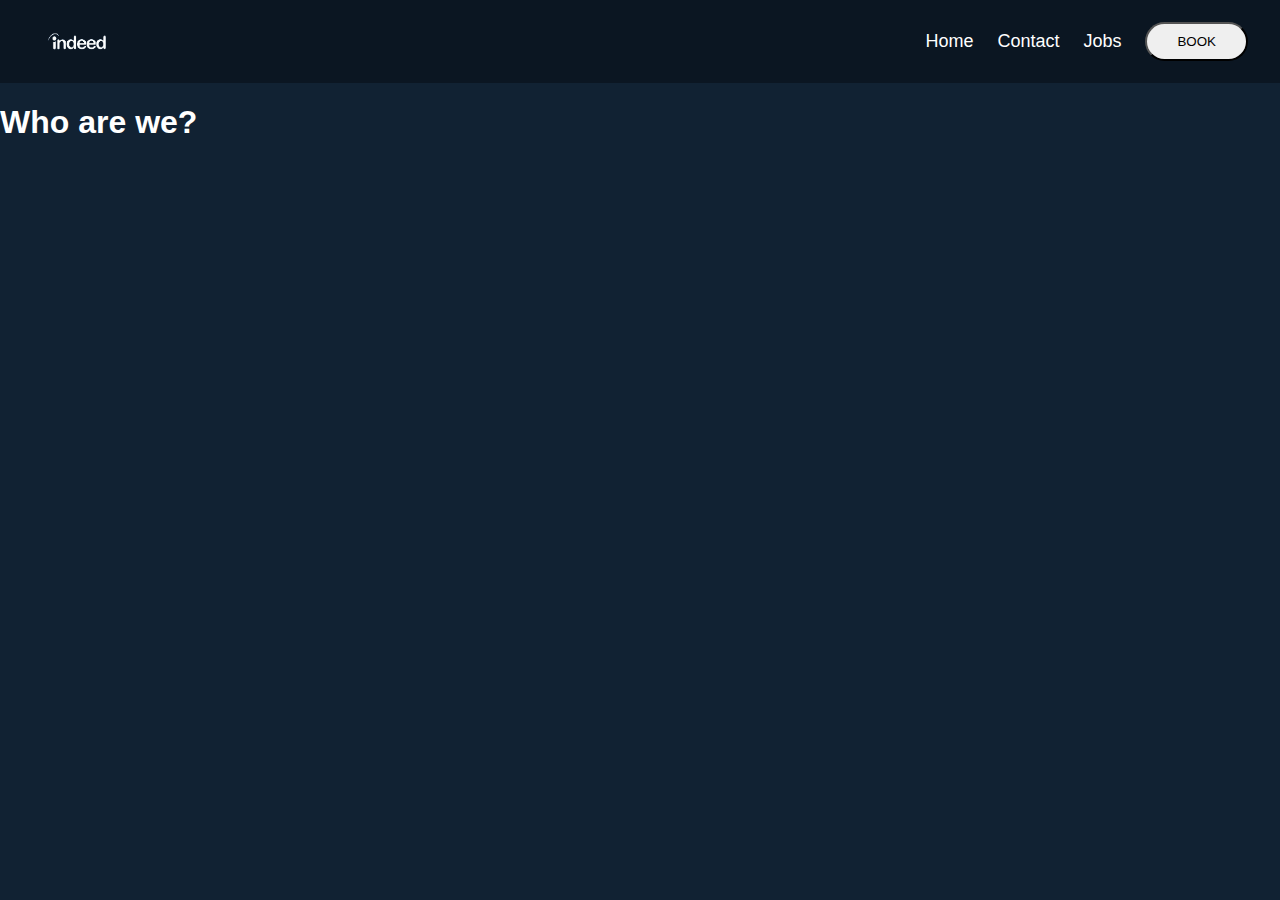
<file: about.html>
<html>

<head>
    <title>Indeed</title>
    <!-- header -->
    <header>
        <div class="header">
            <link rel="stylesheet" href="land.css">
            <link rel="stylesheet" href="basefile.css">

            <a href="land.html" class="logo"><img src="image-removebg-preview-2.png" alt="indeed"></a>

            <div class="header-right">
                <a href="index.html">Home</a>
                <a href="contact.html">Contact</a>
                <a class="active" href="job.html">Jobs</a>
                <a href="book.html" class="book-link"><button class="book-button">BOOK</button></a>
            </div>
        </div>
        <div class="heading">
            <h1>Who are we?</h1>
        </div>
</file>
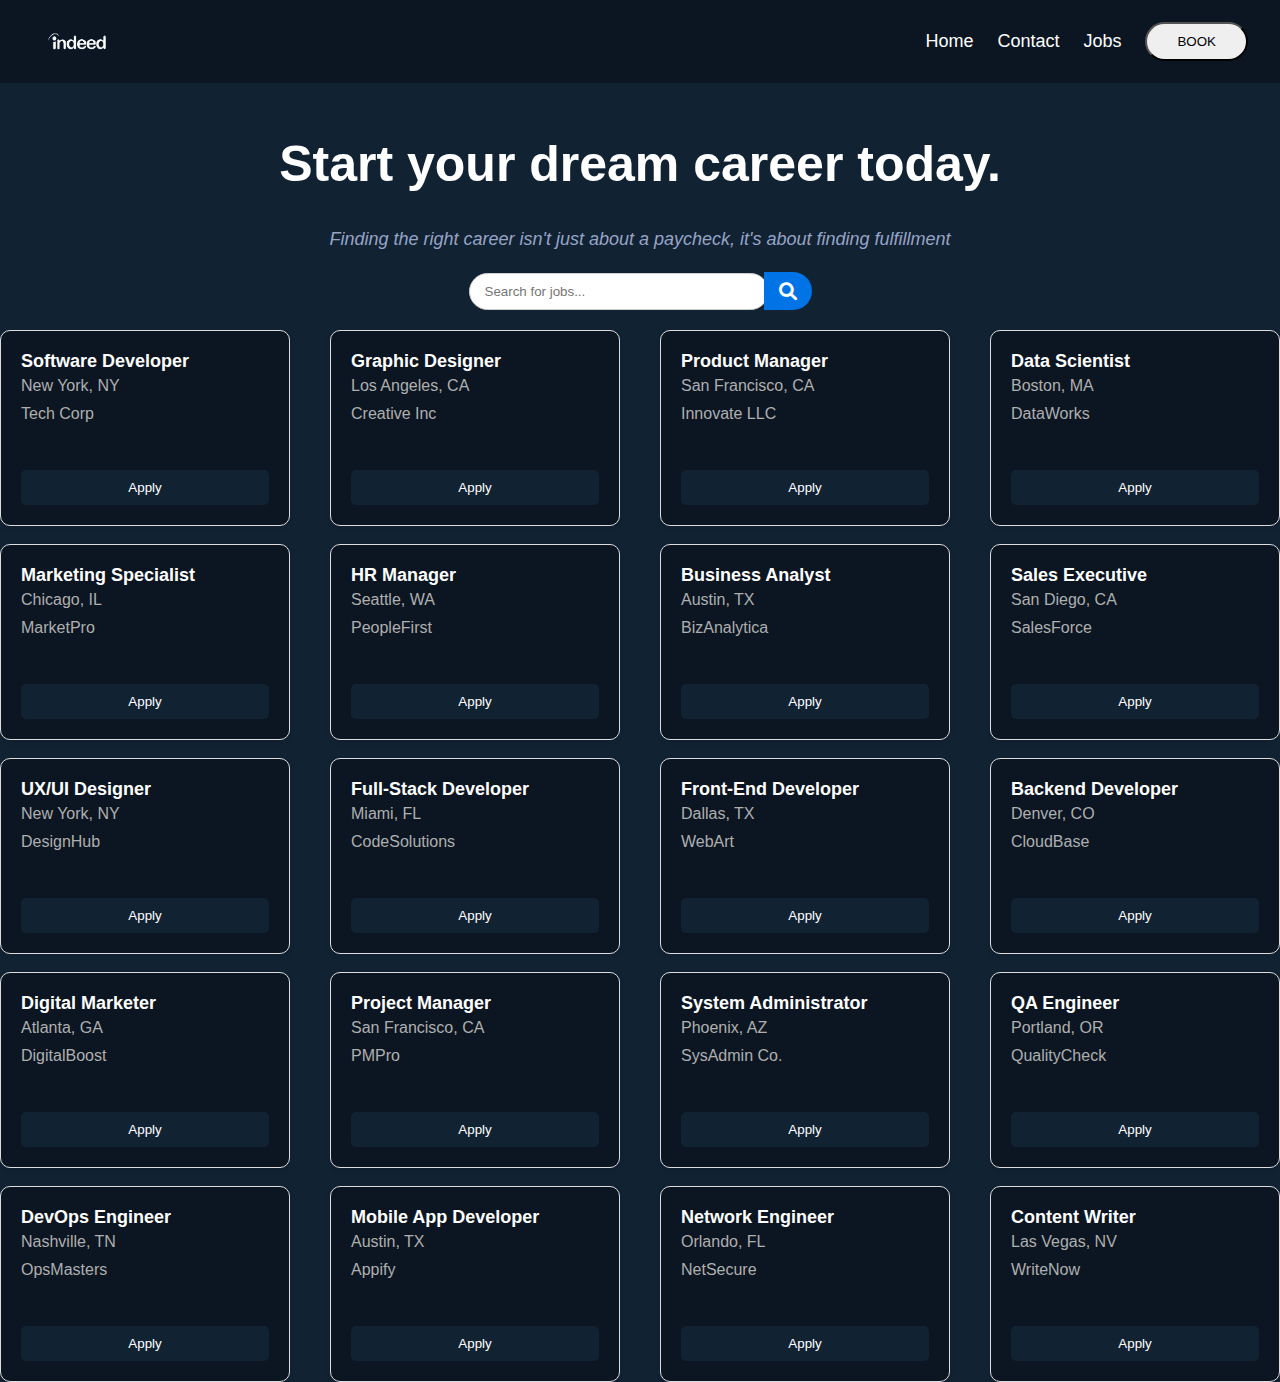
<file: job.html>
<html>
<header>
    <div class="header">
        <link rel="stylesheet" href="basefile.css">
    <link rel="stylesheet" href="basefile.css">
    <link rel="stylesheet" href="job.css">
    <link rel="stylesheet" href="https://cdnjs.cloudflare.com/ajax/libs/font-awesome/6.0.0-beta3/css/all.min.css">
    <script defer src="job.js"></script>

        <a href="index.html" class="logo"><img src="image-removebg-preview-2.png" alt="indeed"></a>

        <div class="header-right">
            <a class="active" href="index.html">Home</a>
            <a href="contact.html">Contact</a>
            <a href="job.html">Jobs</a>
            <a href="book.html" class="book-link"><button class="book-button">BOOK</button></a>
        </div>
    </div>
    <!-- header ends -->

    <div class="main-heading">
        <br>
        <h1><span id="1">Start your dream career today.</h1>
        <p><i style="color: rgb(152, 164, 198);">
            Finding the right career isn't just about a paycheck, it's about
                finding fulfillment</i></p>
        </span>
    </div>
    <section class="job-search">
        <div class="search-box">
            <input type="text" id="search-input" placeholder="Search for jobs..." oninput="filterJobs()">
            <button id="search-button" onclick="filterJobs()"><i class="fas fa-search"></i></button>
        </div>
    </section>
    
    <div id="jobs-container"></div>

</body>

</html>
</file>
<file: land.css>
/*  jyoti overlay*/
.image-overlay-container {
    position: relative;
    width: 100%;
    display: flex;
    justify-content: center;
    align-items: center;
    flex-direction: column;
}

.jyoti {
    display: flex;
    flex-wrap: wrap;
    justify-content: center;
    filter: blur(2px);
    -webkit-filter: blur(2px);
    margin: 0 auto;
    position: relative;
    opacity: 0.5;
}


.imagesjyoti {
    position: absolute;
    top: 50%;
    left: 50%;
    transform: translate(-50%, -50%);
    color: white;
    text-align: center;
    z-index: 1;
    width: 100%;


}

.imagesjyoti h2 {
    margin: 0;
    background-color: rgba(83, 91, 116, 0.5);
    padding: 20px;
    border-radius: 5px;
    color: white;
    filter: blur(0.5px);
    -webkit-filter: blur(0.5px);
    font-family: Arial, Helvetica, sans-serif;
    font-style: italic;
}

/*  */
/* the image of search apply */


/*  searchbox*/
.searchingbox {
    color: white;
    padding-bottom: 3em;
}

.searchingbox>h2 {
    text-align: center;
    font-family: Arial, Helvetica, sans-serif;


}

form {
    position: relative;
    top: 50%;
    left: 50%;
    transform: translate(-50%, -50%);
    transition: all 1s;
    width: 50px;
    height: 50px;
    background: white;
    box-sizing: border-box;
    border-radius: 25px;
    border: 4px solid white;
    /* padding: 5px; */
}

input {
    /* position: absolute; */
    top: 0;
    left: 0;
    width: 100%;
    ;
    height: 42.5px;
    line-height: 30px;
    outline: 0;
    border: 0;
    display: none;
    font-size: 1em;
    border-radius: 20px;
    padding: 0 20px;
}

.fa {
    box-sizing: border-box;
    padding: 10px;
    width: 42.5px;
    height: 42.5px;
    position: absolute;
    top: 0;
    right: 0;
    border-radius: 50%;
    color: #07051a;
    text-align: center;
    font-size: 1.2em;
    transition: all 1s;
}

form:hover,
form:valid {
    width: 400px;
    cursor: pointer;
}

form:hover input,
form:valid input {
    display: block;
}

form:hover .fa,
form:valid .fa {
    background: #07051a;
    color: white;
}


.form-link {
    display: none;
    position: absolute;
    top: 70px;
    left: 0;
    right: 0;
    font-size: 20px;
    color: white;
    text-align: center;
}

form:valid .form-link {
    display: block;
}

/* form ends */

/*  increment counter */
.count {
    display: flex;
    font-family: Arial, Helvetica, sans-serif;
    color: white;

}

.counter-container {
    display: flex;
    flex-direction: column;
    justify-content: center;
    text-align: center;
    margin: 30px 40px;
}

.counter {
    font-size: 60px;
}

.cont1 {
    padding: 4em;
    padding-left: 20em;
    background-color: #0b1622;
}

/* counter ends */
/* comments */
/* Comments section styles */
/* Comments section styles */
/* Comments section styles */


.comments-container {
    display: flex;
    overflow-x: auto;
    white-space: nowrap;
    scroll-behavior: smooth;
    padding: 20px;
    background-color: white;
    border-radius: 10px;
    box-shadow: 0 0 10px rgba(0, 0, 0, 0.1);
}

.comment {
    background-color: #f5f5f5;
    color: #333;
    padding: 40px 20px;
    text-align: center;
    display: inline-block;
    min-width: 300px;
    max-width: 300px;
    /* Ensure the text wraps inside the comment box */
    margin-right: 20px;
    padding: 20px;
    background-color: #fff;
    border-radius: 10px;
    box-shadow: 0 0 5px rgba(0, 0, 0, 0.1);
    white-space: normal;
    /* Allow text to wrap */
    word-wrap: break-word;
    /* Ensure long words break properly */
}

.comment p {
    font-size: 18px;
    line-height: 1.6;
}

.comment span {
    display: block;
    margin-top: 10px;
    font-size: 16px;
    color: #555;
}

/* Hide default scrollbar */
.comments-container::-webkit-scrollbar {
    display: none;
}

/* Optional: Custom scrollbar for Firefox */
.comments-container {
    scrollbar-width: none;
}

/* Optional: Smooth scrolling for continuous movement */
@keyframes scroll-comments {
    0% {
        transform: translateX(0);
    }

    100% {
        transform: translateX(-100%);
    }
}

@media (hover: hover) {
    .comments-container:hover {
        animation-play-state: paused;
    }
}

/* footer    */
/* Footer styles */
footer {
    background-color: #0b1622;
    color: white;
    padding: 40px 0;
    text-align: center;
}

.footer-container {
    display: flex;
    flex-wrap: wrap;
    justify-content: space-around;
    max-width: 1200px;
    margin: auto;
    padding: 20px;
}

.footer-section {
    flex: 1;
    margin: 10px;
    min-width: 250px;
}

.footer-section h3 {
    font-size: 20px;
    margin-bottom: 10px;
}

.footer-section a {
    display: block;
    color: white;
    text-decoration: none;
    margin: 5px 0;
    transition: color 0.3s;
}

.footer-section a:hover {
    color: #ff6347;
}

.footer-bottom {
    background-color: #07051a;
    padding: 20px 0;
    margin-top: 20px;
}

.footer-bottom p {
    margin: 0;
    font-size: 14px;
}

.social-media {
    display: flex;
    justify-content: center;
    gap: 20px;
}

.social-media a {
    display: flex;
    align-items: center;
    gap: 5px;
}

.social-media i {
    font-size: 20px;
    color: #123;
}

@media screen and (max-width: 600px) {
    .footer-container {
        flex-direction: column;
    }
}
</file>
<file: basefile.css>
/* contact html file */
body {
    margin: 0;
    background-color: #123;
}


header {
    margin: 0;
    font-family: Arial, Helvetica, sans-serif;
    background-color: #123;
    color: white;
    min-height: 50vh;
    padding: 0px;
}


.main-heading {
    max-width: 800px;
    text-align: center;
    margin: auto;
}


.main-heading h1 {
    font-size: 50px;
}


.main-heading p {
    font-size: 18px;
    line-height: 26px;
}


.header {
    overflow: hidden;
    background-color: #0b1622;
    padding: 10px 20px;
}


.header img {
    width: 120px;
}


.header a {
    float: left;
    color: rgb(255, 255, 255);
    text-align: center;
    padding: 12px;
    text-decoration: none;
    font-size: 18px;
    line-height: 25px;
    border-radius: 4px;
}




input[type=”text” i] {
    padding: 8px 20px;
    border-radius: 50px;
    background-color: #123;
    border-color: white;
    margin-right: 30px;
    border: 0;
}


.book-button {
    padding: 10px 30px;
    border-radius: 50px;
}




.header a.logo {
    font-size: 25px;
    font-weight: bold;
    padding: 0 !important;
}




.header-right {
    float: right;
    display: flex;
    align-items: center;
}


@media screen and (max-width: 500px) {
    .header a {
        float: none;
        display: block;
        text-align: left;
    }


    .header-right {
        float: none;
    }
}
</file>
<file: job.css>
.job-search {
    display: flex;
    justify-content: center;
    align-items: center;
    margin: 20px;
}

.search-box {
    position: relative;
    display: flex;
    align-items: center;
}

#search-input {
    padding: 10px 15px;
    border-radius: 25px;
    border: 1px solid #ccc;
    width: 300px;
    transition: width 0.4s ease-in-out;
}

#search-input:focus {
    width: 400px;
    border-color: #0073e6;
}

#search-button {
    background-color: #0073e6;
    border: none;
    color: white;
    padding: 10px 15px;
    border-radius: 0 25px 25px 0;
    cursor: pointer;
    display: flex;
    align-items: center;
    justify-content: center;
    margin-left: -5px;
}

#search-button i {
    font-size: 18px;
}

#search-button:hover {
    background-color: #005bb5;
}

.job-listings {
    padding: 20px;
    margin: 20px auto;
    max-width: 1200px;
}

#jobs-container {
    display: grid;
    grid-template-columns: repeat(4, 1fr);
    gap: 60px 40px; /* First value is the row gap, second is the column gap */
}

.job {
    border: 1px solid #ddd;
    padding: 20px;
    border-radius: 10px;
    background-color: #0B1622;
    box-shadow: 0 2px 5px rgba(0, 0, 0, 0.1);
    display: flex;
    flex-direction: column;
    justify-content: space-between;
    height: 100%;
}

.job h3 {
    margin: 0;
    font-size: 18px;
    color: #ffffff;
}

.job p {
    margin: 5px 0;
    color: #afafaf;
}

.job button {
    margin-top: auto;
    padding: 10px 20px;
    border-radius: 5px;
    border: none;
    background-color: #123;
    color: white;
    cursor: pointer;
}

.job button:hover {
    background-color: #005bb5;
}
</file>
